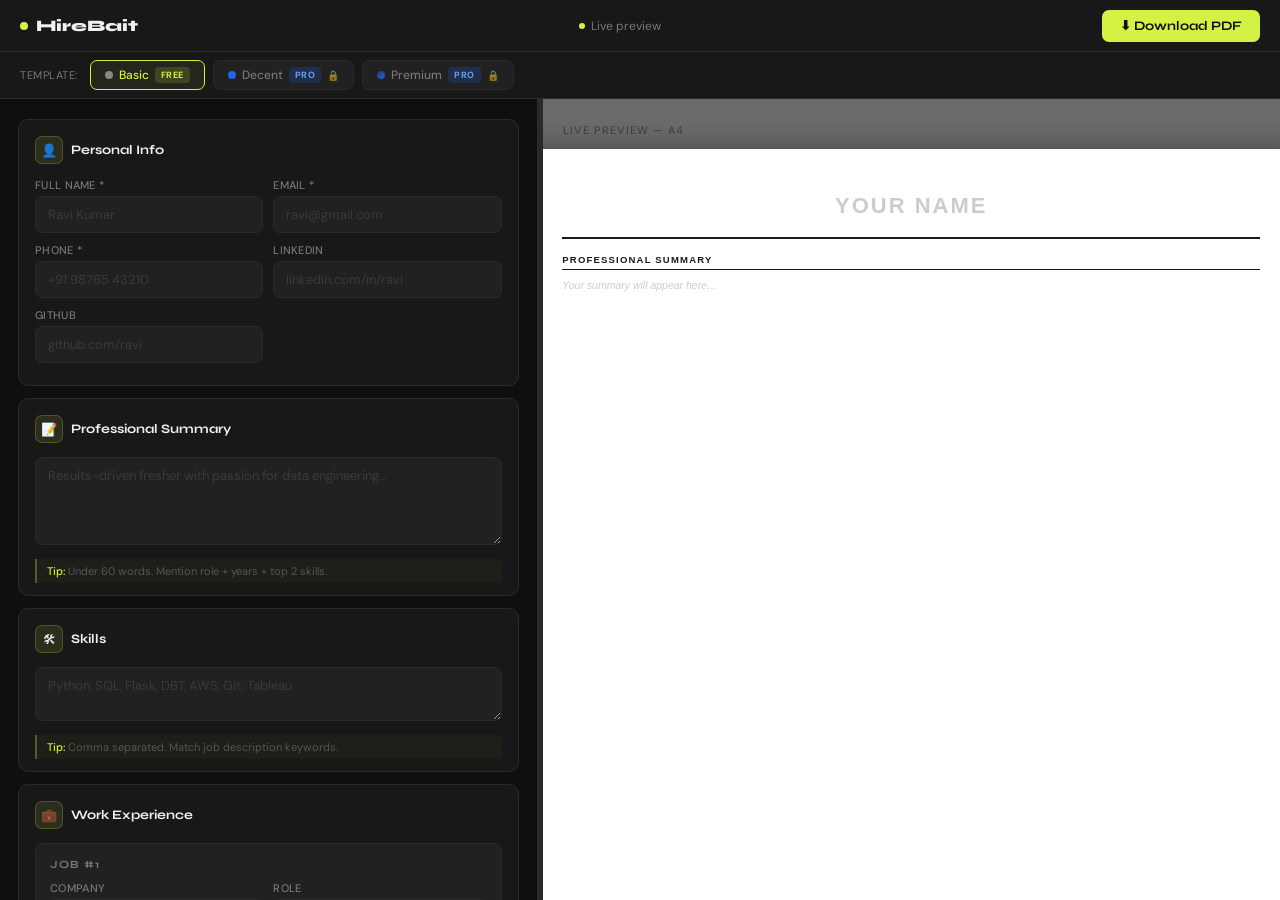
<file: templates/index.html>
<!DOCTYPE html>
<html lang="en">
<head>
<meta charset="UTF-8">
<meta name="viewport" content="width=device-width, initial-scale=1.0">
<title>HireBait — Free Resume Builder</title>
<link href="https://fonts.googleapis.com/css2?family=Syne:wght@400;600;700;800&family=DM+Sans:ital,opsz,wght@0,9..40,300;0,9..40,400;0,9..40,500;1,9..40,300&family=Playfair+Display:wght@700&display=swap" rel="stylesheet">
<style>
:root {
  --bg:#0f0f0f; --surface:#181818; --surface2:#212121;
  --border:#2a2a2a; --accent:#d4f244; --text:#f0f0f0;
  --muted:#777; --danger:#ff5c5c;
  --radius:10px; --radius-sm:7px; --nav-h:52px;
}
*,*::before,*::after{box-sizing:border-box;margin:0;padding:0}
html,body{height:100%;overflow:hidden}
body{background:var(--bg);color:var(--text);font-family:'DM Sans',sans-serif;font-size:14px;display:flex;flex-direction:column}

/* ── NAV ── */
.nav{height:var(--nav-h);background:var(--surface);border-bottom:1px solid var(--border);display:flex;align-items:center;justify-content:space-between;padding:0 20px;flex-shrink:0;z-index:20}
.nav-logo{font-family:'Syne',sans-serif;font-weight:800;font-size:16px;display:flex;align-items:center;gap:8px}
.nav-dot{width:8px;height:8px;background:var(--accent);border-radius:50%;animation:pulse 2s ease-in-out infinite}
@keyframes pulse{0%,100%{opacity:1;transform:scale(1)}50%{opacity:.5;transform:scale(.75)}}
.nav-center{display:flex;align-items:center;gap:6px}
.nav-status{font-size:12px;color:var(--muted);display:flex;align-items:center;gap:6px}
.status-dot{width:6px;height:6px;background:var(--accent);border-radius:50%;transition:background .3s}
.btn-dl{background:var(--accent);color:#0f0f0f;font-family:'Syne',sans-serif;font-size:13px;font-weight:700;border:none;border-radius:var(--radius-sm);padding:8px 18px;cursor:pointer;transition:background .15s,transform .15s}
.btn-dl:hover{background:#c8e83a;transform:translateY(-1px)}

/* ── TEMPLATE PICKER BAR ── */
.tpl-bar{display:flex;align-items:center;gap:8px;background:var(--surface);border-bottom:1px solid var(--border);padding:8px 20px;flex-shrink:0;z-index:10}
.tpl-label{font-size:11px;color:var(--muted);text-transform:uppercase;letter-spacing:.5px;margin-right:4px;white-space:nowrap}
.tpl-btn{position:relative;display:flex;align-items:center;gap:6px;padding:6px 14px;border-radius:var(--radius-sm);font-family:'DM Sans',sans-serif;font-size:12px;font-weight:500;cursor:pointer;border:1px solid var(--border);background:var(--surface2);color:var(--muted);transition:.15s;white-space:nowrap}
.tpl-btn:hover{border-color:#444;color:var(--text)}
.tpl-btn.active{border-color:var(--accent);color:var(--accent);background:rgba(212,242,68,.06)}
.tpl-btn .tpl-dot{width:8px;height:8px;border-radius:50%}
.tpl-btn .lock{font-size:10px;opacity:.6}
.tpl-swatch-basic{background:#888}
.tpl-swatch-decent{background:#2563eb}
.tpl-swatch-premium{background:linear-gradient(135deg,#1e3a5f,#2563eb)}
.tier-badge{font-size:9px;font-weight:700;letter-spacing:.5px;padding:2px 6px;border-radius:4px;text-transform:uppercase}
.badge-free{background:rgba(212,242,68,.15);color:var(--accent)}
.badge-pro{background:rgba(37,99,235,.2);color:#60a5fa}

/* ── SPLIT ── */
.split{display:flex;flex:1;overflow:hidden}

/* ── FORM PANE ── */
.pane-form{width:42%;min-width:300px;overflow-y:auto;border-right:1px solid var(--border);padding:20px 18px 60px;flex-shrink:0}
.pane-form::-webkit-scrollbar{width:4px}
.pane-form::-webkit-scrollbar-thumb{background:var(--border);border-radius:4px}

/* ── DIVIDER ── */
.divider{width:5px;background:var(--border);cursor:col-resize;flex-shrink:0;transition:background .15s}
.divider:hover,.divider.drag{background:var(--accent)}

/* ── PREVIEW PANE ── */
.pane-preview{flex:1;overflow-y:auto;background:#6b6b6b;display:flex;flex-direction:column;align-items:center;padding:24px 20px 40px;gap:12px;position:relative}
.pane-preview::-webkit-scrollbar{width:6px}
.pane-preview::-webkit-scrollbar-thumb{background:#555;border-radius:4px}
.preview-label{font-size:11px;letter-spacing:1px;text-transform:uppercase;color:#444;align-self:flex-start;font-weight:500}

/* ── PAPER ── */
.paper{width:794px;min-height:1123px;background:#fff;box-shadow:0 4px 32px rgba(0,0,0,.45);border-radius:2px;color:#1a1a1a;font-family:Arial,sans-serif;font-size:11px;line-height:1.5;position:relative;transition:filter .3s}
.paper.blurred{filter:blur(5px);pointer-events:none;user-select:none}

/* ── UPGRADE OVERLAY ── */
.upgrade-overlay{display:none;position:absolute;top:50%;left:50%;transform:translate(-50%,-50%);z-index:30;background:rgba(15,15,15,.95);border:1px solid var(--border);border-radius:16px;padding:32px 36px;text-align:center;width:340px;box-shadow:0 20px 60px rgba(0,0,0,.6)}
.upgrade-overlay.show{display:block}
.upgrade-icon{font-size:36px;margin-bottom:12px}
.upgrade-title{font-family:'Syne',sans-serif;font-size:18px;font-weight:800;color:var(--text);margin-bottom:8px}
.upgrade-sub{font-size:13px;color:var(--muted);line-height:1.6;margin-bottom:20px}
.upgrade-price{font-family:'Syne',sans-serif;font-size:28px;font-weight:800;color:var(--accent);margin-bottom:4px}
.upgrade-price span{font-size:13px;color:var(--muted);font-weight:400}
.upgrade-features{text-align:left;margin-bottom:20px;display:flex;flex-direction:column;gap:6px}
.upgrade-feat{font-size:12px;color:#aaa;display:flex;align-items:center;gap:8px}
.upgrade-feat::before{content:'✓';color:var(--accent);font-weight:700}
.btn-upgrade{width:100%;padding:12px;background:var(--accent);color:#0f0f0f;font-family:'Syne',sans-serif;font-size:14px;font-weight:800;border:none;border-radius:var(--radius-sm);cursor:pointer;margin-bottom:10px;transition:.15s}
.btn-upgrade:hover{background:#c8e83a}
.btn-back{background:none;border:none;color:var(--muted);font-size:12px;cursor:pointer;text-decoration:underline}

/* ── FORM COMPONENTS ── */
.form-card{background:var(--surface);border:1px solid var(--border);border-radius:var(--radius);padding:16px 16px 12px;margin-bottom:12px}
.card-head{display:flex;align-items:center;gap:8px;margin-bottom:14px}
.card-icon{width:28px;height:28px;background:rgba(212,242,68,.1);border:1px solid rgba(212,242,68,.2);border-radius:7px;display:flex;align-items:center;justify-content:center;font-size:13px;flex-shrink:0}
.card-title{font-family:'Syne',sans-serif;font-size:13px;font-weight:700}
.field{margin-bottom:10px}
.field label{display:block;font-size:11px;font-weight:500;color:var(--muted);letter-spacing:.3px;text-transform:uppercase;margin-bottom:4px}
.row2{display:grid;grid-template-columns:1fr 1fr;gap:10px}
input,textarea{background:var(--surface2);border:1px solid var(--border);border-radius:var(--radius-sm);color:var(--text);font-family:'DM Sans',sans-serif;font-size:13px;padding:9px 12px;width:100%;transition:border-color .15s,box-shadow .15s;resize:vertical;outline:none}
input::placeholder,textarea::placeholder{color:#3a3a3a}
input:focus,textarea:focus{border-color:var(--accent);box-shadow:0 0 0 3px rgba(212,242,68,.08)}
.job-block{background:var(--surface2);border:1px solid var(--border);border-radius:var(--radius-sm);padding:14px;margin-bottom:10px}
.job-num{font-size:11px;font-family:'Syne',sans-serif;font-weight:700;color:var(--muted);letter-spacing:1px;text-transform:uppercase;margin-bottom:10px}
.btn-add{width:100%;background:transparent;border:1px dashed #333;color:var(--muted);font-family:'DM Sans',sans-serif;font-size:12px;padding:8px;border-radius:var(--radius-sm);cursor:pointer;transition:.15s;margin-top:4px}
.btn-add:hover{border-color:var(--accent);color:var(--accent)}
.btn-remove{background:transparent;border:1px solid #2a2a2a;color:var(--danger);font-family:'DM Sans',sans-serif;font-size:11px;padding:4px 10px;border-radius:5px;cursor:pointer;margin-top:6px;transition:.15s}
.btn-remove:hover{background:rgba(255,92,92,.07)}
.tip{font-size:11px;color:#555;margin-top:6px;padding:5px 10px;border-left:2px solid rgba(212,242,68,.3);background:rgba(212,242,68,.03);border-radius:0 4px 4px 0}
.tip b{color:var(--accent);font-weight:500}

/* ── MOBILE ── */
.mobile-tabs{display:none;border-bottom:1px solid var(--border);background:var(--surface);flex-shrink:0}
.mobile-tab{flex:1;padding:10px;text-align:center;font-size:13px;font-weight:500;color:var(--muted);background:none;border:none;cursor:pointer;border-bottom:2px solid transparent;transition:.15s}
.mobile-tab.active{color:var(--accent);border-bottom-color:var(--accent)}
@media(max-width:900px){
  .divider{display:none}.mobile-tabs{display:flex}
  .pane-form{width:100%;border-right:none}.pane-preview{display:none}
  .split.show-preview .pane-form{display:none}
  .split.show-preview .pane-preview{display:flex;width:100%}
  .paper{width:100%}
}

/* ════════════════════════════════
   TEMPLATE STYLES — rendered inside .paper
   ════════════════════════════════ */

/* ── BASIC (plain B&W single col) ── */
.tpl-basic { padding: 40px 48px; }
.tpl-basic .r-header { text-align:center; border-bottom:2px solid #1a1a1a; padding-bottom:10px; margin-bottom:14px; }
.tpl-basic .r-name   { font-size:22px; font-weight:bold; letter-spacing:2px; text-transform:uppercase; margin-bottom:5px; }
.tpl-basic .r-name.empty { color:#ccc; }
.tpl-basic .r-contact { font-size:9.5px; color:#555; display:flex; justify-content:center; flex-wrap:wrap; gap:5px; align-items:center; }
.tpl-basic .r-contact-item { display:inline-flex; align-items:center; gap:2px; }
.tpl-basic .r-sep    { color:#bbb; }
.tpl-basic .r-section { margin-top:13px; }
.tpl-basic .r-section-title { font-size:9.5px; font-weight:bold; text-transform:uppercase; letter-spacing:1.2px; border-bottom:1.2px solid #1a1a1a; padding-bottom:2px; margin-bottom:7px; color:#1a1a1a; }
.tpl-basic .r-text   { font-size:10.5px; color:#333; line-height:1.55; }
.tpl-basic .r-ph     { color:#ccc; font-style:italic; }
.tpl-basic .r-job    { margin-bottom:9px; }
.tpl-basic .r-job-hdr{ display:flex; justify-content:space-between; align-items:baseline; margin-bottom:2px; }
.tpl-basic .r-company{ font-size:10.5px; font-weight:bold; }
.tpl-basic .r-duration{ font-size:9.5px; color:#666; white-space:nowrap; }
.tpl-basic .r-role   { font-size:10px; font-style:italic; color:#555; margin-bottom:3px; }
.tpl-basic .r-blist  { margin-left:14px; }
.tpl-basic .r-blist li{ font-size:10.5px; color:#333; margin-bottom:2px; line-height:1.45; }
.tpl-basic .r-list   { margin-left:14px; }
.tpl-basic .r-list li { font-size:10.5px; color:#333; margin-bottom:3px; line-height:1.45; }
.tpl-basic .r-skills { font-size:10.5px; color:#333; line-height:1.8; }

/* ── DECENT (subtle accent, styled header, section icons) ── */
.tpl-decent { padding: 0; }
.tpl-decent .r-header { background:#fff; padding:28px 40px 16px; text-align:left; border-bottom:none; }
.tpl-decent .r-name   { font-size:23px; font-weight:bold; letter-spacing:1.5px; text-transform:uppercase; color:#1a1a1a; margin-bottom:4px; }
.tpl-decent .r-name.empty { color:#ccc; }
.tpl-decent .d-subtitle { font-size:11px; color:#2563eb; font-weight:500; letter-spacing:.5px; margin-bottom:8px; }
.tpl-decent .d-rule   { height:3px; background:linear-gradient(90deg,#2563eb 60%,#bfdbfe); border-radius:2px; margin-bottom:8px; }
.tpl-decent .r-contact{ font-size:9.5px; color:#555; display:flex; flex-wrap:wrap; gap:8px; align-items:center; justify-content:flex-start; }
.tpl-decent .r-contact-item { display:inline-flex; align-items:center; gap:3px; }
.tpl-decent .r-sep    { color:#bbb; }
.tpl-decent .r-body   { padding:16px 40px 40px; }
.tpl-decent .r-section { margin-top:13px; }
.tpl-decent .r-section-title { font-size:9px; font-weight:bold; text-transform:uppercase; letter-spacing:1.5px; color:#2563eb; border-bottom:1px solid #bfdbfe; padding-bottom:3px; margin-bottom:8px; display:flex; align-items:center; gap:5px; }
.tpl-decent .d-icon   { font-size:11px; }
.tpl-decent .r-text   { font-size:10.5px; color:#333; line-height:1.55; }
.tpl-decent .r-ph     { color:#ccc; font-style:italic; }
.tpl-decent .r-skills { font-size:10.5px; color:#333; line-height:1.8; }
.tpl-decent .r-job    { margin-bottom:9px; }
.tpl-decent .r-job-hdr{ display:flex; justify-content:space-between; align-items:baseline; margin-bottom:2px; }
.tpl-decent .r-company{ font-size:10.5px; font-weight:bold; color:#1a1a1a; }
.tpl-decent .r-duration{ font-size:9px; color:#2563eb; white-space:nowrap; font-weight:500; }
.tpl-decent .r-role   { font-size:10px; font-style:italic; color:#555; margin-bottom:3px; }
.tpl-decent .r-blist  { margin-left:14px; }
.tpl-decent .r-blist li{ font-size:10.5px; color:#333; margin-bottom:2px; line-height:1.45; }
.tpl-decent .r-list   { margin-left:14px; }
.tpl-decent .r-list li { font-size:10.5px; color:#333; margin-bottom:3px; }

/* ── PREMIUM (bold header band + sidebar + color picker) ── */
.tpl-premium { padding: 0; display:flex; flex-direction:column; min-height:1123px; }
.tpl-premium .p-header-band { padding:24px 36px; }
.tpl-premium .p-name  { font-size:26px; font-weight:bold; letter-spacing:2px; text-transform:uppercase; color:#fff; margin-bottom:3px; }
.tpl-premium .p-name.empty { color:rgba(255,255,255,.3); }
.tpl-premium .p-jobtitle { font-size:11px; color:rgba(255,255,255,.85); letter-spacing:1px; font-weight:400; }
.tpl-premium .p-body  { display:flex; flex:1; }
.tpl-premium .p-sidebar { width:200px; min-width:200px; background:#f8fafc; border-right:3px solid #e2e8f0; padding:20px 16px; flex-shrink:0; }
.tpl-premium .p-main  { flex:1; padding:20px 24px; }
.tpl-premium .r-sb-section { margin-bottom:16px; }
.tpl-premium .r-sb-title   { font-size:8px; font-weight:bold; text-transform:uppercase; letter-spacing:1.5px; padding-bottom:3px; border-bottom:1px solid #e2e8f0; margin-bottom:7px; }
.tpl-premium .r-sb-item    { font-size:9px; color:#444; margin-bottom:4px; display:flex; align-items:flex-start; gap:5px; line-height:1.4; word-break:break-word; }
.tpl-premium .r-section    { margin-top:13px; }
.tpl-premium .r-section-title { font-size:9px; font-weight:bold; text-transform:uppercase; letter-spacing:1.2px; border-bottom:1.5px solid; padding-bottom:3px; margin-bottom:7px; }
.tpl-premium .r-text       { font-size:10px; color:#333; line-height:1.55; }
.tpl-premium .r-ph         { color:#ccc; font-style:italic; }
.tpl-premium .r-job        { margin-bottom:9px; }
.tpl-premium .r-job-hdr    { display:flex; justify-content:space-between; align-items:baseline; margin-bottom:1px; }
.tpl-premium .r-company    { font-size:10px; font-weight:bold; color:#1a1a1a; }
.tpl-premium .r-duration   { font-size:8.5px; white-space:nowrap; font-weight:500; }
.tpl-premium .r-role       { font-size:9.5px; font-style:italic; color:#666; margin-bottom:3px; }
.tpl-premium .r-blist      { margin-left:12px; }
.tpl-premium .r-blist li   { font-size:10px; color:#333; margin-bottom:2px; line-height:1.4; }
.tpl-premium .r-list       { margin-left:12px; }
.tpl-premium .r-list li    { font-size:10px; color:#333; margin-bottom:2px; }

/* color picker */
.color-picker-wrap{display:flex;align-items:center;gap:8px;margin-left:auto}
.color-picker-label{font-size:11px;color:var(--muted)}
.color-swatch{width:20px;height:20px;border-radius:50%;border:2px solid transparent;cursor:pointer;transition:.15s}
.color-swatch:hover,.color-swatch.selected{border-color:#fff;transform:scale(1.2)}

/* ── DATE PICKER ── */
.date-range{display:grid;grid-template-columns:1fr 1fr;gap:6px;align-items:end}
.date-range .date-col{display:flex;flex-direction:column;gap:4px}
.date-range .date-col label{font-size:11px;font-weight:500;color:var(--muted);letter-spacing:.3px;text-transform:uppercase}
.date-range .date-sep{display:flex;align-items:center;justify-content:center;color:var(--muted);font-size:12px;padding-top:18px}
.date-picker{display:grid;grid-template-columns:1fr 1fr;gap:6px}
select.dp-sel{background:var(--surface2);border:1px solid var(--border);border-radius:var(--radius-sm);color:var(--text);font-family:'DM Sans',sans-serif;font-size:12px;padding:8px 10px;width:100%;transition:border-color .15s;outline:none;cursor:pointer;appearance:none;-webkit-appearance:none;background-image:url("data:image/svg+xml,%3Csvg xmlns='http://www.w3.org/2000/svg' width='10' height='6' viewBox='0 0 10 6'%3E%3Cpath d='M0 0l5 6 5-6z' fill='%23777'/%3E%3C/svg%3E");background-repeat:no-repeat;background-position:right 10px center}
select.dp-sel:focus{border-color:var(--accent);box-shadow:0 0 0 3px rgba(212,242,68,.08)}
select.dp-sel option{background:#1a1a1a;color:var(--text)}
.duration-wrap{margin-bottom:10px}
.duration-wrap>label{display:block;font-size:11px;font-weight:500;color:var(--muted);letter-spacing:.3px;text-transform:uppercase;margin-bottom:4px}
.dur-grid{display:grid;grid-template-columns:1fr 8px 1fr;gap:4px;align-items:center}
.dur-sep{text-align:center;color:var(--muted);font-size:13px;padding-top:0}
.dur-half{display:grid;grid-template-columns:1fr 1fr;gap:4px}
.present-check{display:flex;align-items:center;gap:6px;margin-top:6px;font-size:12px;color:var(--muted);cursor:pointer}
.present-check input[type=checkbox]{accent-color:var(--accent);width:13px;height:13px;cursor:pointer}
</style>
</head>
<body>

<!-- NAV -->
<nav class="nav">
  <div class="nav-logo"><div class="nav-dot"></div>HireBait</div>
  <div class="nav-status">
    <div class="status-dot" id="sdot"></div>
    <span id="stxt">Live preview</span>
  </div>
  <form action="/generate" method="POST" id="dlform" style="margin:0">
    <input type="hidden" name="template" id="tpl-input" value="basic">
    <input type="hidden" name="accent_color" id="accent-input" value="#2563eb">
    <button type="submit" class="btn-dl">⬇ Download PDF</button>
  </form>
</nav>

<!-- TEMPLATE BAR -->
<div class="tpl-bar">
  <span class="tpl-label">Template:</span>

  <button class="tpl-btn active" id="btn-basic" onclick="selectTemplate('basic')">
    <span class="tpl-dot tpl-swatch-basic"></span>
    Basic
    <span class="tier-badge badge-free">Free</span>
  </button>

  <button class="tpl-btn" id="btn-decent" onclick="selectTemplate('decent')">
    <span class="tpl-dot tpl-swatch-decent"></span>
    Decent
    <span class="tier-badge badge-pro">Pro</span>
    <span class="lock">🔒</span>
  </button>

  <button class="tpl-btn" id="btn-premium" onclick="selectTemplate('premium')">
    <span class="tpl-dot tpl-swatch-premium"></span>
    Premium
    <span class="tier-badge badge-pro">Pro</span>
    <span class="lock">🔒</span>
  </button>

  <!-- Color picker — only visible for premium -->
  <div class="color-picker-wrap" id="color-picker" style="display:none">
    <span class="color-picker-label">Accent:</span>
    <div class="color-swatch selected" style="background:#2563eb" onclick="setAccent('#2563eb',this)" title="Blue"></div>
    <div class="color-swatch" style="background:#0f766e" onclick="setAccent('#0f766e',this)" title="Teal"></div>
    <div class="color-swatch" style="background:#7c3aed" onclick="setAccent('#7c3aed',this)" title="Purple"></div>
    <div class="color-swatch" style="background:#b91c1c" onclick="setAccent('#b91c1c',this)" title="Red"></div>
    <div class="color-swatch" style="background:#c2410c" onclick="setAccent('#c2410c',this)" title="Orange"></div>
  </div>
</div>

<!-- MOBILE TABS -->
<div class="mobile-tabs">
  <button class="mobile-tab active" onclick="showTab('form')">✏ Edit</button>
  <button class="mobile-tab" onclick="showTab('preview')">👁 Preview</button>
</div>

<!-- SPLIT -->
<div class="split" id="split">

  <!-- FORM PANE -->
  <div class="pane-form" id="pane-form">

    <div class="form-card">
      <div class="card-head"><div class="card-icon">👤</div><div class="card-title">Personal Info</div></div>
      <div class="row2">
        <div class="field"><label>Full Name *</label><input data-k="name" placeholder="Ravi Kumar"/></div>
        <div class="field"><label>Email *</label><input data-k="email" type="email" placeholder="ravi@gmail.com"/></div>
      </div>
      <div class="row2">
        <div class="field"><label>Phone *</label><input data-k="phone" placeholder="+91 98765 43210"/></div>
        <div class="field"><label>LinkedIn</label><input data-k="linkedin" placeholder="linkedin.com/in/ravi"/></div>
      </div>
      <div class="row2">
        <div class="field"><label>GitHub</label><input data-k="github" placeholder="github.com/ravi"/></div>
      </div>
    </div>

    <div class="form-card">
      <div class="card-head"><div class="card-icon">📝</div><div class="card-title">Professional Summary</div></div>
      <div class="field">
        <textarea data-k="summary" rows="4" placeholder="Results-driven fresher with passion for data engineering…"></textarea>
      </div>
      <div class="tip"><b>Tip:</b> Under 60 words. Mention role + years + top 2 skills.</div>
    </div>

    <div class="form-card">
      <div class="card-head"><div class="card-icon">🛠</div><div class="card-title">Skills</div></div>
      <div class="field">
        <textarea data-k="skills" rows="2" placeholder="Python, SQL, Flask, DBT, AWS, Git, Tableau"></textarea>
      </div>
      <div class="tip"><b>Tip:</b> Comma separated. Match job description keywords.</div>
    </div>

    <div class="form-card">
      <div class="card-head"><div class="card-icon">💼</div><div class="card-title">Work Experience</div></div>
      <div id="exp-container">
        <div class="job-block" data-job="0">
          <div class="job-num">Job #1</div>
          <div class="row2">
            <div class="field"><label>Company</label><input data-e="company" data-job="0" placeholder="Infosys Ltd."/></div>
            <div class="field"><label>Role</label><input data-e="role" data-job="0" placeholder="Data Engineer"/></div>
          </div>
          <div class="duration-wrap">
            <label>Duration</label>
            <div class="dur-grid">
              <div class="dur-half">
                <select class="dp-sel" data-e="dur_sm" data-job="0" onchange="buildDuration(0,'exp')"><option value="">Month</option><option>Jan</option><option>Feb</option><option>Mar</option><option>Apr</option><option>May</option><option>Jun</option><option>Jul</option><option>Aug</option><option>Sep</option><option>Oct</option><option>Nov</option><option>Dec</option></select>
                <select class="dp-sel" data-e="dur_sy" data-job="0" onchange="buildDuration(0,'exp')"><option value="">Year</option></select>
              </div>
              <div class="dur-sep">–</div>
              <div class="dur-half" id="exp-end-0">
                <select class="dp-sel" data-e="dur_em" data-job="0" onchange="buildDuration(0,'exp')"><option value="">Month</option><option>Jan</option><option>Feb</option><option>Mar</option><option>Apr</option><option>May</option><option>Jun</option><option>Jul</option><option>Aug</option><option>Sep</option><option>Oct</option><option>Nov</option><option>Dec</option></select>
                <select class="dp-sel" data-e="dur_ey" data-job="0" onchange="buildDuration(0,'exp')"><option value="">Year</option></select>
              </div>
            </div>
            <label class="present-check"><input type="checkbox" onchange="togglePresent(this,0,'exp')"> Currently working here</label>
            <input type="hidden" data-e="duration" data-job="0" value=""/>
          </div>
          <div class="field"><label>Responsibilities</label>
            <textarea data-e="description" data-job="0" rows="4" placeholder="- Built ETL pipelines using Python&#10;- Optimised queries by 40%&#10;- Worked with cross-functional teams"></textarea>
          </div>
        </div>
      </div>
      <button type="button" class="btn-add" onclick="addJob()">＋ Add Another Job</button>
    </div>

    <div class="form-card">
      <div class="card-head"><div class="card-icon">🚀</div><div class="card-title">Projects</div></div>
      <div id="proj-container">
        <div class="job-block" data-proj="0">
          <div class="job-num">Project #1</div>
          <div class="row2">
            <div class="field"><label>Project Title</label><input data-p="title" data-proj="0" placeholder="Error Monitoring Automation"/></div>
            <div class="field"><label>Tech Used</label><input data-p="tech" data-proj="0" placeholder="Python, SQL"/></div>
          </div>
          <div class="row2">
            <div class="duration-wrap">
              <label>Duration / Year</label>
              <div class="dur-grid">
                <div class="dur-half">
                  <select class="dp-sel" data-p="dur_sm" data-proj="0" onchange="buildDuration(0,'proj')"><option value="">Month</option><option>Jan</option><option>Feb</option><option>Mar</option><option>Apr</option><option>May</option><option>Jun</option><option>Jul</option><option>Aug</option><option>Sep</option><option>Oct</option><option>Nov</option><option>Dec</option></select>
                  <select class="dp-sel" data-p="dur_sy" data-proj="0" onchange="buildDuration(0,'proj')"><option value="">Year</option></select>
                </div>
                <div class="dur-sep">–</div>
                <div class="dur-half">
                  <select class="dp-sel" data-p="dur_em" data-proj="0" onchange="buildDuration(0,'proj')"><option value="">Month</option><option>Jan</option><option>Feb</option><option>Mar</option><option>Apr</option><option>May</option><option>Jun</option><option>Jul</option><option>Aug</option><option>Sep</option><option>Oct</option><option>Nov</option><option>Dec</option></select>
                  <select class="dp-sel" data-p="dur_ey" data-proj="0" onchange="buildDuration(0,'proj')"><option value="">Year</option></select>
                </div>
              </div>
              <input type="hidden" data-p="duration" data-proj="0" value=""/>
            </div>
            <div class="field"><label>Link (optional)</label><input data-p="link" data-proj="0" placeholder="github.com/ravi/project"/></div>
          </div>
          <div class="field"><label>Description</label>
            <textarea data-p="desc" data-proj="0" rows="2" placeholder="Automated error reporting; eliminated 60% manual effort"></textarea>
          </div>
        </div>
      </div>
      <button type="button" class="btn-add" onclick="addProject()">＋ Add Another Project</button>
    </div>

    <div class="form-card">
      <div class="card-head"><div class="card-icon">🎓</div><div class="card-title">Education</div></div>
      <div id="edu-container">
        <div class="job-block" data-edu="0">
          <div class="job-num">Degree #1</div>
          <div class="row2">
            <div class="field"><label>Degree / Course</label><input data-ed="degree" data-edu="0" placeholder="B.Tech in Computer Science"/></div>
            <div class="duration-wrap">
              <label>Year</label>
              <div class="dur-half">
                <select class="dp-sel" data-ed="year_s" data-edu="0" onchange="buildDuration(0,'edu')"><option value="">From</option></select>
                <select class="dp-sel" data-ed="year_e" data-edu="0" onchange="buildDuration(0,'edu')"><option value="">To</option></select>
              </div>
              <input type="hidden" data-ed="year" data-edu="0" value=""/>
            </div>
          </div>
          <div class="row2">
            <div class="field"><label>College / Institute</label><input data-ed="college" data-edu="0" placeholder="Vignan's LARA Institute"/></div>
            <div class="field"><label>CGPA / %</label><input data-ed="grade" data-edu="0" placeholder="8.09 / 10.0"/></div>
          </div>
          <div class="field"><label>Location</label><input data-ed="location" data-edu="0" placeholder="Guntur, AP"/></div>
        </div>
      </div>
      <button type="button" class="btn-add" onclick="addEducation()">＋ Add Another Degree</button>
    </div>

    <div class="form-card">
      <div class="card-head"><div class="card-icon">📜</div><div class="card-title">Certifications</div></div>
      <div class="field">
        <textarea data-k="certifications" rows="2" placeholder="AWS Certified Cloud Practitioner – 2024&#10;Google Data Analytics Certificate – 2023"></textarea>
      </div>
    </div>

    <div class="form-card">
      <div class="card-head"><div class="card-icon">🏆</div><div class="card-title">Achievements</div></div>
      <div class="field">
        <textarea data-k="achievements" rows="3" placeholder="- Reduced pipeline time by 60%&#10;- Led a team of 5 engineers&#10;- Top performer Q3 2023"></textarea>
      </div>
    </div>

    <div class="form-card">
      <div class="card-head"><div class="card-icon">🌐</div><div class="card-title">Languages</div></div>
      <div class="field">
        <input data-k="languages" placeholder="English (Fluent), Telugu (Native), Hindi (Conversational)"/>
      </div>
    </div>

  </div><!-- /pane-form -->

  <div class="divider" id="divider"></div>

  <!-- PREVIEW PANE -->
  <div class="pane-preview" id="pane-preview">
    <div class="preview-label">Live Preview — A4</div>
    <div class="paper tpl-basic" id="paper"></div>

    <!-- Upgrade overlay -->
    <div class="upgrade-overlay" id="upgrade-overlay">
      <div class="upgrade-icon">🔓</div>
      <div class="upgrade-title" id="uo-title">Unlock Decent</div>
      <div class="upgrade-sub" id="uo-sub">Get a professionally designed resume with blue accents, section icons, and skill bars.</div>
      <div class="upgrade-price">₹99 <span>/ month</span></div>
      <div class="upgrade-features" id="uo-features"></div>
      <button class="btn-upgrade">Upgrade to Pro →</button>
      <button class="btn-back" onclick="closeUpgrade()">← Go back to Basic</button>
    </div>
  </div>

</div><!-- /split -->

<script>
/* ══ STATE ══ */
const S = {
  name:'', email:'', phone:'', linkedin:'', github:'',
  summary:'', skills:'',
  certifications:'', achievements:'', languages:'',
  experiences:[{company:'',role:'',duration:'',description:''}],
  projects:[{title:'',tech:'',duration:'',link:'',desc:''}],
  education:[{degree:'',college:'',year:'',grade:'',location:''}]
};

let currentTpl   = 'basic';
let accentColor  = '#2563eb';
let jobCount=1, projCount=1, eduCount=1;
let timer=null;

/* ══ TEMPLATE SWITCHER ══ */
function selectTemplate(tpl) {
  if (tpl !== 'basic') {
    // blur paper + show upgrade
    document.getElementById('paper').classList.add('blurred');
    showUpgrade(tpl);
    // visually highlight button without switching
    document.querySelectorAll('.tpl-btn').forEach(b => b.classList.remove('active'));
    document.getElementById('btn-'+tpl).classList.add('active');
    currentTpl = tpl;
    document.getElementById('tpl-input').value = tpl;
    document.getElementById('color-picker').style.display = tpl === 'premium' ? 'flex' : 'none';
    return;
  }
  // Basic — free, just switch
  applyTemplate('basic');
}

function applyTemplate(tpl) {
  currentTpl = tpl;
  document.getElementById('tpl-input').value = tpl;
  document.querySelectorAll('.tpl-btn').forEach(b => b.classList.remove('active'));
  document.getElementById('btn-'+tpl).classList.add('active');
  document.getElementById('color-picker').style.display = tpl === 'premium' ? 'flex' : 'none';
  document.getElementById('paper').classList.remove('blurred');
  schedule();
}

function showUpgrade(tpl) {
  const configs = {
    decent: {
      title: 'Unlock Decent Template',
      sub:   'A slightly styled header with blue accent rule, section icons, and subtle color throughout.',
      features: ['Styled header with gradient rule','Section icons for visual clarity','Blue accent on titles & durations','Job title shown under your name','Clean single-column layout','ATS Friendly PDF']
    },
    premium: {
      title: 'Unlock Premium Template',
      sub:   'Bold colored header band, two-column sidebar layout, and a custom accent color picker.',
      features: ['Bold full-width colored header','Two-column sidebar layout','Custom accent color (5 choices)','Skills & contact in sidebar','Certifications in sidebar','All sections in main column']
    }
  };
  const c = configs[tpl];
  document.getElementById('uo-title').textContent    = c.title;
  document.getElementById('uo-sub').textContent      = c.sub;
  document.getElementById('uo-features').innerHTML   = c.features.map(f=>`<div class="upgrade-feat">${f}</div>`).join('');
  document.getElementById('upgrade-overlay').classList.add('show');
}

function closeUpgrade() {
  document.getElementById('upgrade-overlay').classList.remove('show');
  document.getElementById('paper').classList.remove('blurred');
  applyTemplate('basic');
}

/* ══ ACCENT COLOR ══ */
function setAccent(color, el) {
  accentColor = color;
  document.getElementById('accent-input').value = color;
  document.querySelectorAll('.color-swatch').forEach(s => s.classList.remove('selected'));
  el.classList.add('selected');
  schedule();
}

/* ══ COLLECT ══ */
function collect() {
  document.querySelectorAll('[data-k]').forEach(el => { S[el.dataset.k] = el.value.trim(); });
  document.querySelectorAll('[data-e]').forEach(el => {
    const i = +el.dataset.job;
    if (!S.experiences[i]) S.experiences[i]={};
    S.experiences[i][el.dataset.e] = el.value.trim();
  });
  document.querySelectorAll('[data-p]').forEach(el => {
    const i = +el.dataset.proj;
    if (!S.projects[i]) S.projects[i]={};
    S.projects[i][el.dataset.p] = el.value.trim();
  });
  document.querySelectorAll('[data-ed]').forEach(el => {
    const i = +el.dataset.edu;
    if (!S.education[i]) S.education[i]={};
    S.education[i][el.dataset.ed] = el.value.trim();
  });
}

/* ══ DEBOUNCE ══ */
function schedule() {
  document.getElementById('sdot').style.background='#f5a623';
  document.getElementById('stxt').textContent='Updating…';
  clearTimeout(timer);
  timer = setTimeout(()=>{
    collect();
    renderPaper();
    syncForm();
    document.getElementById('sdot').style.background='var(--accent)';
    document.getElementById('stxt').textContent='Live preview';
  }, 200);
}

/* ══ ESC ══ */
function esc(s){ return String(s||'').replace(/&/g,'&amp;').replace(/</g,'&lt;').replace(/>/g,'&gt;'); }

/* ══ SHARED BUILDERS ══ */
function buildContact(wrapClass) {
  const s = S;
  const items=[];
  if(s.email)    items.push(`<span class="r-contact-item">${esc(s.email)}</span>`);
  if(s.phone)    items.push(`<span class="r-contact-item">${esc(s.phone)}</span>`);
  if(s.linkedin){
    const h=s.linkedin.replace(/https?:\/\/(www\.)?linkedin\.com\/in\//i,'').replace(/\/$/,'') || 'LinkedIn';
    items.push(`<span class="r-contact-item"><svg width="9" height="9" viewBox="0 0 24 24" fill="currentColor"><path d="M20.447 20.452H16.89v-5.569c0-1.327-.027-3.037-1.852-3.037-1.853 0-2.136 1.445-2.136 2.939v5.667H9.351V9h3.414v1.561h.046c.477-.9 1.637-1.85 3.37-1.85 3.601 0 4.267 2.37 4.267 5.455v6.286zM5.337 7.433a1.98 1.98 0 110-3.96 1.98 1.98 0 010 3.96zm1.706 13.019H3.63V9h3.413v11.452zM22.225 0H1.771C.792 0 0 .774 0 1.729v20.542C0 23.227.792 24 1.771 24h20.451C23.2 24 24 23.227 24 22.271V1.729C24 .774 23.2 0 22.222 0h.003z"/></svg> ${esc(h)}</span>`);
  }
  if(s.github){
    const h=s.github.replace(/https?:\/\/(www\.)?github\.com\//i,'').replace(/\/$/,'') || 'GitHub';
    items.push(`<span class="r-contact-item"><svg width="9" height="9" viewBox="0 0 24 24" fill="currentColor"><path d="M12 .297c-6.63 0-12 5.373-12 12 0 5.303 3.438 9.8 8.205 11.385.6.113.82-.258.82-.577 0-.285-.01-1.04-.015-2.04-3.338.724-4.042-1.61-4.042-1.61C4.422 18.07 3.633 17.7 3.633 17.7c-1.087-.744.084-.729.084-.729 1.205.084 1.838 1.236 1.838 1.236 1.07 1.835 2.809 1.305 3.495.998.108-.776.417-1.305.76-1.605-2.665-.3-5.466-1.332-5.466-5.93 0-1.31.465-2.38 1.235-3.22-.135-.303-.54-1.523.105-3.176 0 0 1.005-.322 3.3 1.23.96-.267 1.98-.399 3-.405 1.02.006 2.04.138 3 .405 2.28-1.552 3.285-1.23 3.285-1.23.645 1.653.24 2.873.12 3.176.765.84 1.23 1.91 1.23 3.22 0 4.61-2.805 5.625-5.475 5.92.42.36.81 1.096.81 2.22 0 1.606-.015 2.896-.015 3.286 0 .315.21.69.825.57C20.565 22.092 24 17.592 24 12.297c0-6.627-5.373-12-12-12"/></svg> ${esc(h)}</span>`);
  }
  return `<div class="${wrapClass}">${items.map((it,i)=>it+(i<items.length-1?'<span class="r-sep">|</span>':'')).join('')}</div>`;
}

function buildExperience(cls) {
  const exps=S.experiences.filter(e=>e&&(e.company||e.role));
  if(!exps.length) return '';
  return exps.map(e=>`
    <div class="r-job">
      <div class="r-job-hdr">
        <div class="r-company">${esc(e.company)}</div>
        <div class="r-duration">${esc(e.duration)}</div>
      </div>
      ${e.role?`<div class="r-role">${esc(e.role)}</div>`:''}
      ${e.description?`<ul class="r-blist">${e.description.split('\n').filter(Boolean).map(b=>`<li>${esc(b.replace(/^[-•]\s*/,''))}</li>`).join('')}</ul>`:''}
    </div>`).join('');
}

function buildProjects() {
  const ps=S.projects.filter(p=>p&&p.title);
  if(!ps.length) return '';
  return ps.map(p=>`
    <div class="r-job">
      <div class="r-job-hdr">
        <div class="r-company">${esc(p.title)}${p.tech?` <span style="font-weight:normal;color:#666;font-size:9px;">— ${esc(p.tech)}</span>`:''}</div>
        <div class="r-duration">${esc(p.duration)}</div>
      </div>
      ${p.link?`<div style="font-size:8.5px;color:#888;margin-bottom:2px;">${esc(p.link)}</div>`:''}
      ${p.desc?`<ul class="r-blist">${p.desc.split('\n').filter(Boolean).map(l=>`<li>${esc(l.replace(/^[-•]\s*/,''))}</li>`).join('')}</ul>`:''}
    </div>`).join('');
}

function buildEducation() {
  const eds=S.education.filter(e=>e&&(e.degree||e.college));
  if(!eds.length) return '';
  return eds.map(e=>`
    <div class="r-job">
      <div class="r-job-hdr">
        <div class="r-company">${esc(e.degree)}</div>
        <div class="r-duration">${esc(e.year)}</div>
      </div>
      <div class="r-role">${esc(e.college)}${e.location?`, ${esc(e.location)}`:''}</div>
      ${e.grade?`<div style="font-size:9.5px;color:#555;margin-top:2px;">CGPA: <b>${esc(e.grade)}</b></div>`:''}
    </div>`).join('');
}

function buildCerts(){ return S.certifications?`<ul class="r-list">${S.certifications.split('\n').filter(l=>l.trim()).map(l=>`<li>${esc(l.replace(/^[-•]\s*/,''))}</li>`).join('')}</ul>`:''; }
function buildAchievements(){ return S.achievements?`<ul class="r-list">${S.achievements.split('\n').filter(l=>l.trim()).map(l=>`<li>${esc(l.replace(/^[-•]\s*/,''))}</li>`).join('')}</ul>`:''; }

function sec(cls, title, inner, icon='') {
  if(!inner) return '';
  return `<div class="r-section"><div class="r-section-title">${icon}${title}</div>${inner}</div>`;
}

/* ══ RENDER PAPER ══ */
function renderPaper() {
  const paper = document.getElementById('paper');
  paper.className = `paper tpl-${currentTpl}`;

  if(currentTpl==='basic')   paper.innerHTML = renderBasic();
  if(currentTpl==='decent')  paper.innerHTML = renderDecent();
  if(currentTpl==='premium') paper.innerHTML = renderPremium();
}

/* ─ BASIC ─ */
function renderBasic() {
  const s=S, name=s.name||'Your Name';
  const skills=s.skills?s.skills.split(',').map(k=>esc(k.trim())).filter(Boolean).join(' · '):'';
  return `
    <div class="r-header">
      <div class="r-name${s.name?'':' empty'}">${esc(name)}</div>
      ${buildContact('r-contact')}
    </div>
    ${sec('tpl-basic','Professional Summary', s.summary?`<p class="r-text">${esc(s.summary)}</p>`:`<p class="r-text r-ph">Your summary will appear here…</p>`)}
    ${skills?sec('tpl-basic','Skills',`<div class="r-skills">${skills}</div>`):''}
    ${buildExperience('tpl-basic')?sec('tpl-basic','Work Experience',buildExperience('tpl-basic')):''}
    ${buildProjects()?sec('tpl-basic','Projects',buildProjects()):''}
    ${buildEducation()?sec('tpl-basic','Education',buildEducation()):''}
    ${buildCerts()?sec('tpl-basic','Certifications',buildCerts()):''}
    ${buildAchievements()?sec('tpl-basic','Achievements',buildAchievements()):''}
    ${s.languages?sec('tpl-basic','Languages',`<p class="r-text">${esc(s.languages)}</p>`):''}
  `;
}

/* ─ DECENT ─
   Slightly styled header (left-aligned name, blue underline rule)
   Subtle accent color on section titles & durations
   Section icons — no skill bars, no dots, no two-col
*/
function renderDecent() {
  const s=S, name=s.name||'Your Name';
  const skills=s.skills?s.skills.split(',').map(k=>esc(k.trim())).filter(Boolean).join(' &nbsp;·&nbsp; '):'';

  function dsec(title, inner, icon) {
    if(!inner) return '';
    return `<div class="r-section">
      <div class="r-section-title">
        <span class="d-icon">${icon}</span>${title}
      </div>
      ${inner}
    </div>`;
  }

  return `
    <div class="r-header">
      <div class="r-name${s.name?'':' empty'}">${esc(name)}</div>
      ${s.jobtitle?`<div class="d-subtitle">${esc(s.jobtitle)}</div>`:''}
      <div class="d-rule"></div>
      ${buildContact('r-contact')}
    </div>
    <div class="r-body">
      ${dsec('Professional Summary', s.summary?`<p class="r-text">${esc(s.summary)}</p>`:`<p class="r-text r-ph">Your summary will appear here…</p>`,'📋')}
      ${skills?dsec('Skills',`<div class="r-skills">${skills}</div>`,'🛠'):''}
      ${buildExperience()?dsec('Work Experience',buildExperience(),'💼'):''}
      ${buildProjects()?dsec('Projects',buildProjects(),'🚀'):''}
      ${buildEducation()?dsec('Education',buildEducation(),'🎓'):''}
      ${buildCerts()?dsec('Certifications',buildCerts(),'📜'):''}
      ${buildAchievements()?dsec('Achievements',buildAchievements(),'🏆'):''}
      ${s.languages?dsec('Languages',`<p class="r-text">${esc(s.languages)}</p>`,'🌐'):''}
    </div>
  `;
}

/* ─ PREMIUM ─
   Bold colored header band (full-width, accent bg)
   Two-column sidebar layout
   Custom accent color picker
   All sections in main column — skills as dot-sep text in sidebar
*/
function renderPremium() {
  const s=S, name=s.name||'Your Name';
  const ac=accentColor;
  const skills=s.skills?s.skills.split(',').map(k=>esc(k.trim())).filter(Boolean):[];

  function psec(title, inner) {
    if(!inner) return '';
    return `<div class="r-section">
      <div class="r-section-title" style="color:${ac};border-bottom-color:${ac}">${title}</div>
      ${inner}
    </div>`;
  }

  const sbContact=[
    s.email   && `<div class="r-sb-item">✉ ${esc(s.email)}</div>`,
    s.phone   && `<div class="r-sb-item">📞 ${esc(s.phone)}</div>`,
    s.linkedin && `<div class="r-sb-item">
      <svg width="9" height="9" viewBox="0 0 24 24" fill="rgba(255,255,255,.8)"><path d="M20.447 20.452H16.89v-5.569c0-1.327-.027-3.037-1.852-3.037-1.853 0-2.136 1.445-2.136 2.939v5.667H9.351V9h3.414v1.561h.046c.477-.9 1.637-1.85 3.37-1.85 3.601 0 4.267 2.37 4.267 5.455v6.286zM5.337 7.433a1.98 1.98 0 110-3.96 1.98 1.98 0 010 3.96zm1.706 13.019H3.63V9h3.413v11.452zM22.225 0H1.771C.792 0 0 .774 0 1.729v20.542C0 23.227.792 24 1.771 24h20.451C23.2 24 24 23.227 24 22.271V1.729C24 .774 23.2 0 22.222 0h.003z"/></svg>
      ${esc(s.linkedin.replace(/https?:\/\/(www\.)?linkedin\.com\/in\//i,'').replace(/\/$/,''))}
    </div>`,
    s.github && `<div class="r-sb-item">
      <svg width="9" height="9" viewBox="0 0 24 24" fill="rgba(255,255,255,.8)"><path d="M12 .297c-6.63 0-12 5.373-12 12 0 5.303 3.438 9.8 8.205 11.385.6.113.82-.258.82-.577 0-.285-.01-1.04-.015-2.04-3.338.724-4.042-1.61-4.042-1.61C4.422 18.07 3.633 17.7 3.633 17.7c-1.087-.744.084-.729.084-.729 1.205.084 1.838 1.236 1.838 1.236 1.07 1.835 2.809 1.305 3.495.998.108-.776.417-1.305.76-1.605-2.665-.3-5.466-1.332-5.466-5.93 0-1.31.465-2.38 1.235-3.22-.135-.303-.54-1.523.105-3.176 0 0 1.005-.322 3.3 1.23.96-.267 1.98-.399 3-.405 1.02.006 2.04.138 3 .405 2.28-1.552 3.285-1.23 3.285-1.23.645 1.653.24 2.873.12 3.176.765.84 1.23 1.91 1.23 3.22 0 4.61-2.805 5.625-5.475 5.92.42.36.81 1.096.81 2.22 0 1.606-.015 2.896-.015 3.286 0 .315.21.69.825.57C20.565 22.092 24 17.592 24 12.297c0-6.627-5.373-12-12-12"/></svg>
      ${esc(s.github.replace(/https?:\/\/(www\.)?github\.com\//i,'').replace(/\/$/,''))}
    </div>`
  ].filter(Boolean).join('');

  const sbSkills = skills.length
    ? skills.map(sk=>`<div class="r-sb-item">▸ ${esc(sk)}</div>`).join('')
    : '';

  const sbLang = s.languages
    ? s.languages.split(',').map(l=>`<div class="r-sb-item">${esc(l.trim())}</div>`).join('')
    : '';

  return `
    <!-- Bold colored header band -->
    <div class="p-header-band" style="background:${ac}">
      <div class="p-name${s.name?'':' empty'}">${esc(name)}</div>
      ${s.jobtitle?`<div class="p-jobtitle">${esc(s.jobtitle)}</div>`:''}
    </div>

    <!-- Two col layout -->
    <div class="p-body">

      <!-- Sidebar -->
      <div class="p-sidebar" style="border-right-color:${ac}22">
        ${sbContact?`<div class="r-sb-section"><div class="r-sb-title" style="color:${ac}">Contact</div>${sbContact}</div>`:''}
        ${sbSkills?`<div class="r-sb-section"><div class="r-sb-title" style="color:${ac}">Skills</div>${sbSkills}</div>`:''}
        ${sbLang?`<div class="r-sb-section"><div class="r-sb-title" style="color:${ac}">Languages</div>${sbLang}</div>`:''}
        ${s.certifications?`<div class="r-sb-section"><div class="r-sb-title" style="color:${ac}">Certifications</div>${s.certifications.split('\n').filter(l=>l.trim()).map(l=>`<div class="r-sb-item">▸ ${esc(l.replace(/^[-•]\s*/,''))}</div>`).join('')}</div>`:''}
      </div>

      <!-- Main column -->
      <div class="p-main">
        ${psec('Professional Summary', s.summary?`<p class="r-text">${esc(s.summary)}</p>`:`<p class="r-text r-ph">Your summary will appear here…</p>`)}
        ${buildExperience()?psec('Work Experience',buildExperience()):''}
        ${buildProjects()?psec('Projects',buildProjects()):''}
        ${buildEducation()?psec('Education',buildEducation()):''}
        ${buildAchievements()?psec('Achievements',buildAchievements()):''}
      </div>
    </div>
  `;
}

/* ══ SYNC FORM ══ */
function syncForm(){
  const form=document.getElementById('dlform');
  form.querySelectorAll('input[type=hidden]:not([name=template]):not([name=accent_color])').forEach(e=>e.remove());
  const add=(n,v)=>{const i=document.createElement('input');i.type='hidden';i.name=n;i.value=v;form.appendChild(i);};
  ['name','email','phone','linkedin','github','summary','skills','certifications','achievements','languages'].forEach(k=>add(k,S[k]));
  S.experiences.forEach(e=>{add('company',e.company||'');add('role',e.role||'');add('duration',e.duration||'');add('description',e.description||'');});
  add('projects_json', JSON.stringify(S.projects));
  add('education_json', JSON.stringify(S.education));
}

/* ══ ADD/REMOVE JOB ══ */
function addJob(){
  jobCount++;
  const idx=S.experiences.length;
  S.experiences.push({company:'',role:'',duration:'',description:''});
  const c=document.getElementById('exp-container');
  const b=document.createElement('div');
  b.className='job-block';b.dataset.job=idx;
  b.innerHTML=`<div class="job-num">Job #${jobCount}</div>
    <div class="row2">
      <div class="field"><label>Company</label><input data-e="company" data-job="${idx}" placeholder="Company Name"/></div>
      <div class="field"><label>Role</label><input data-e="role" data-job="${idx}" placeholder="Your Role"/></div>
    </div>
    ${makeDurationHTML_exp(idx)}
    <div class="field"><label>Responsibilities</label><textarea data-e="description" data-job="${idx}" rows="4" placeholder="- What you built&#10;- Add numbers for impact"></textarea></div>
    <button type="button" class="btn-remove" onclick="removeJob(this,${idx})">✕ Remove</button>`;
  c.appendChild(b);
  initNewYearSelects(b);
  b.querySelectorAll('input,textarea,select').forEach(el=>el.addEventListener('input',schedule));
  b.querySelector('input').focus();
}
function removeJob(btn,idx){btn.closest('.job-block').remove();S.experiences[idx]={company:'',role:'',duration:'',description:''};schedule();}

/* ══ ADD/REMOVE PROJECT ══ */
function addProject(){
  projCount++;
  const idx=S.projects.length;
  S.projects.push({title:'',tech:'',duration:'',link:'',desc:''});
  const c=document.getElementById('proj-container');
  const b=document.createElement('div');
  b.className='job-block';b.dataset.proj=idx;
  b.innerHTML=`<div class="job-num">Project #${projCount}</div>
    <div class="row2">
      <div class="field"><label>Project Title</label><input data-p="title" data-proj="${idx}" placeholder="Project Name"/></div>
      <div class="field"><label>Tech Used</label><input data-p="tech" data-proj="${idx}" placeholder="Python, SQL"/></div>
    </div>
    <div class="row2">
      ${makeDurationHTML_proj(idx)}
      <div class="field"><label>Link</label><input data-p="link" data-proj="${idx}" placeholder="github.com/..."/></div>
    </div>
    <div class="field"><label>Description</label><textarea data-p="desc" data-proj="${idx}" rows="2" placeholder="What it does and its impact"></textarea></div>
    <button type="button" class="btn-remove" onclick="removeProj(this,${idx})">✕ Remove</button>`;
  c.appendChild(b);
  initNewYearSelects(b);
  b.querySelectorAll('input,textarea,select').forEach(el=>el.addEventListener('input',schedule));
  b.querySelector('input').focus();
}
function removeProj(btn,idx){btn.closest('.job-block').remove();S.projects[idx]={title:'',tech:'',duration:'',link:'',desc:''};schedule();}

/* ══ ADD/REMOVE EDUCATION ══ */
function addEducation(){
  eduCount++;
  const idx=S.education.length;
  S.education.push({degree:'',college:'',year:'',grade:'',location:''});
  const c=document.getElementById('edu-container');
  const b=document.createElement('div');
  b.className='job-block';b.dataset.edu=idx;
  b.innerHTML=`<div class="job-num">Degree #${eduCount}</div>
    <div class="row2">
      <div class="field"><label>Degree / Course</label><input data-ed="degree" data-edu="${idx}" placeholder="Intermediate (MPC)"/></div>
      ${makeDurationHTML_edu(idx)}
    </div>
    <div class="row2">
      <div class="field"><label>College</label><input data-ed="college" data-edu="${idx}" placeholder="Narayana Junior College"/></div>
      <div class="field"><label>CGPA / %</label><input data-ed="grade" data-edu="${idx}" placeholder="94%"/></div>
    </div>
    <div class="field"><label>Location</label><input data-ed="location" data-edu="${idx}" placeholder="Hyderabad, AP"/></div>
    <button type="button" class="btn-remove" onclick="removeEdu(this,${idx})">✕ Remove</button>`;
  c.appendChild(b);
  initNewYearSelects(b);
  b.querySelectorAll('input,textarea,select').forEach(el=>el.addEventListener('input',schedule));
  b.querySelector('input').focus();
}
function removeEdu(btn,idx){btn.closest('.job-block').remove();S.education[idx]={degree:'',college:'',year:'',grade:'',location:''};schedule();}

/* ══ DATE PICKER HELPERS ══ */
const MONTHS = ['Jan','Feb','Mar','Apr','May','Jun','Jul','Aug','Sep','Oct','Nov','Dec'];
const CUR_YEAR = new Date().getFullYear();

function populateYears(sel, from=2000, to=CUR_YEAR, extraOpt='') {
  const cur = sel.value;
  sel.innerHTML = `<option value="">${sel.options[0]?.text||'Year'}</option>`;
  if(extraOpt) sel.add(new Option(extraOpt, extraOpt));
  for(let y=to; y>=from; y--) sel.add(new Option(y, y));
  if(cur) sel.value = cur;
}

function initYearSelects() {
  document.querySelectorAll('select[data-e="dur_sy"], select[data-e="dur_ey"]').forEach(s => populateYears(s));
  document.querySelectorAll('select[data-p="dur_sy"], select[data-p="dur_ey"]').forEach(s => populateYears(s, 2000, CUR_YEAR, 'Present'));
  document.querySelectorAll('select[data-ed="year_s"], select[data-ed="year_e"]').forEach(s => populateYears(s, 1990, CUR_YEAR, 'Present'));
}

function buildDuration(idx, type) {
  if (type === 'exp') {
    const sm = document.querySelector(`select[data-e="dur_sm"][data-job="${idx}"]`)?.value || '';
    const sy = document.querySelector(`select[data-e="dur_sy"][data-job="${idx}"]`)?.value || '';
    const em = document.querySelector(`select[data-e="dur_em"][data-job="${idx}"]`)?.value || '';
    const ey = document.querySelector(`select[data-e="dur_ey"][data-job="${idx}"]`)?.value || '';
    const start = [sm, sy].filter(Boolean).join(' ');
    const end   = [em, ey].filter(Boolean).join(' ');
    const val   = start && end ? `${start} – ${end}` : start || end;
    const hidden = document.querySelector(`input[data-e="duration"][data-job="${idx}"]`);
    if(hidden) { hidden.value = val; if(S.experiences[idx]) S.experiences[idx].duration = val; }
  } else if (type === 'proj') {
    const sm = document.querySelector(`select[data-p="dur_sm"][data-proj="${idx}"]`)?.value || '';
    const sy = document.querySelector(`select[data-p="dur_sy"][data-proj="${idx}"]`)?.value || '';
    const em = document.querySelector(`select[data-p="dur_em"][data-proj="${idx}"]`)?.value || '';
    const ey = document.querySelector(`select[data-p="dur_ey"][data-proj="${idx}"]`)?.value || '';
    const start = [sm, sy].filter(Boolean).join(' ');
    const end   = [em, ey].filter(Boolean).join(' ');
    const val   = start && end ? `${start} – ${end}` : start || end;
    const hidden = document.querySelector(`input[data-p="duration"][data-proj="${idx}"]`);
    if(hidden) { hidden.value = val; if(S.projects[idx]) S.projects[idx].duration = val; }
  } else if (type === 'edu') {
    const sy = document.querySelector(`select[data-ed="year_s"][data-edu="${idx}"]`)?.value || '';
    const ey = document.querySelector(`select[data-ed="year_e"][data-edu="${idx}"]`)?.value || '';
    const val = sy && ey ? `${sy} – ${ey}` : sy || ey;
    const hidden = document.querySelector(`input[data-ed="year"][data-edu="${idx}"]`);
    if(hidden) { hidden.value = val; if(S.education[idx]) S.education[idx].year = val; }
  }
  schedule();
}

function togglePresent(cb, idx, type) {
  if (type === 'exp') {
    const endWrap = document.getElementById(`exp-end-${idx}`);
    if(endWrap) endWrap.style.opacity = cb.checked ? '0.3' : '1';
    if(cb.checked) {
      const hidden = document.querySelector(`input[data-e="duration"][data-job="${idx}"]`);
      const sm = document.querySelector(`select[data-e="dur_sm"][data-job="${idx}"]`)?.value || '';
      const sy = document.querySelector(`select[data-e="dur_sy"][data-job="${idx}"]`)?.value || '';
      const start = [sm, sy].filter(Boolean).join(' ');
      const val = start ? `${start} – Present` : 'Present';
      if(hidden) { hidden.value = val; if(S.experiences[idx]) S.experiences[idx].duration = val; }
      schedule();
    } else {
      buildDuration(idx, 'exp');
    }
  }
}

function makeDurationHTML_exp(idx) {
  return `<div class="duration-wrap">
    <label>Duration</label>
    <div class="dur-grid">
      <div class="dur-half">
        <select class="dp-sel" data-e="dur_sm" data-job="${idx}" onchange="buildDuration(${idx},'exp')"><option value="">Month</option>${MONTHS.map(m=>`<option>${m}</option>`).join('')}</select>
        <select class="dp-sel" data-e="dur_sy" data-job="${idx}" onchange="buildDuration(${idx},'exp')"><option value="">Year</option></select>
      </div>
      <div class="dur-sep">–</div>
      <div class="dur-half" id="exp-end-${idx}">
        <select class="dp-sel" data-e="dur_em" data-job="${idx}" onchange="buildDuration(${idx},'exp')"><option value="">Month</option>${MONTHS.map(m=>`<option>${m}</option>`).join('')}</select>
        <select class="dp-sel" data-e="dur_ey" data-job="${idx}" onchange="buildDuration(${idx},'exp')"><option value="">Year</option></select>
      </div>
    </div>
    <label class="present-check"><input type="checkbox" onchange="togglePresent(this,${idx},'exp')"> Currently working here</label>
    <input type="hidden" data-e="duration" data-job="${idx}" value=""/>
  </div>`;
}

function makeDurationHTML_proj(idx) {
  return `<div class="duration-wrap">
    <label>Duration / Year</label>
    <div class="dur-grid">
      <div class="dur-half">
        <select class="dp-sel" data-p="dur_sm" data-proj="${idx}" onchange="buildDuration(${idx},'proj')"><option value="">Month</option>${MONTHS.map(m=>`<option>${m}</option>`).join('')}</select>
        <select class="dp-sel" data-p="dur_sy" data-proj="${idx}" onchange="buildDuration(${idx},'proj')"><option value="">Year</option></select>
      </div>
      <div class="dur-sep">–</div>
      <div class="dur-half">
        <select class="dp-sel" data-p="dur_em" data-proj="${idx}" onchange="buildDuration(${idx},'proj')"><option value="">Month</option>${MONTHS.map(m=>`<option>${m}</option>`).join('')}</select>
        <select class="dp-sel" data-p="dur_ey" data-proj="${idx}" onchange="buildDuration(${idx},'proj')"><option value="">Present</option></select>
      </div>
    </div>
    <input type="hidden" data-p="duration" data-proj="${idx}" value=""/>
  </div>`;
}

function makeDurationHTML_edu(idx) {
  return `<div class="duration-wrap">
    <label>Year</label>
    <div class="dur-half">
      <select class="dp-sel" data-ed="year_s" data-edu="${idx}" onchange="buildDuration(${idx},'edu')"><option value="">From</option></select>
      <select class="dp-sel" data-ed="year_e" data-edu="${idx}" onchange="buildDuration(${idx},'edu')"><option value="">To</option></select>
    </div>
    <input type="hidden" data-ed="year" data-edu="${idx}" value=""/>
  </div>`;
}

function initNewYearSelects(container) {
  container.querySelectorAll('select[data-e="dur_sy"], select[data-e="dur_ey"]').forEach(s => populateYears(s));
  container.querySelectorAll('select[data-p="dur_sy"], select[data-p="dur_ey"]').forEach(s => populateYears(s, 2000, CUR_YEAR, 'Present'));
  container.querySelectorAll('select[data-ed="year_s"], select[data-ed="year_e"]').forEach(s => populateYears(s, 1990, CUR_YEAR, 'Present'));
}

/* ══ DRAG DIVIDER ══ */
const divider=document.getElementById('divider'),paneForm=document.getElementById('pane-form');
let dragging=false,startX=0,startW=0;
divider.addEventListener('mousedown',e=>{dragging=true;startX=e.clientX;startW=paneForm.offsetWidth;divider.classList.add('drag');document.body.style.userSelect='none';document.body.style.cursor='col-resize';});
document.addEventListener('mousemove',e=>{if(!dragging)return;const w=Math.min(Math.max(startW+e.clientX-startX,280),window.innerWidth*.65);paneForm.style.width=w+'px';});
document.addEventListener('mouseup',()=>{if(!dragging)return;dragging=false;divider.classList.remove('drag');document.body.style.userSelect='';document.body.style.cursor='';});

/* ══ MOBILE TABS ══ */
function showTab(tab){
  const sp=document.getElementById('split'),tabs=document.querySelectorAll('.mobile-tab');
  if(tab==='preview'){sp.classList.add('show-preview');tabs[0].classList.remove('active');tabs[1].classList.add('active');}
  else{sp.classList.remove('show-preview');tabs[0].classList.add('active');tabs[1].classList.remove('active');}
}

/* ══ EVENT LISTENERS ══ */
document.querySelectorAll('[data-k],[data-e],[data-p],[data-ed]').forEach(el=>el.addEventListener('input',schedule));
document.querySelectorAll('select.dp-sel').forEach(el=>el.addEventListener('change',schedule));

/* ══ INIT ══ */
initYearSelects();
renderPaper(); syncForm();
</script>
</body>
</html>
</file>
